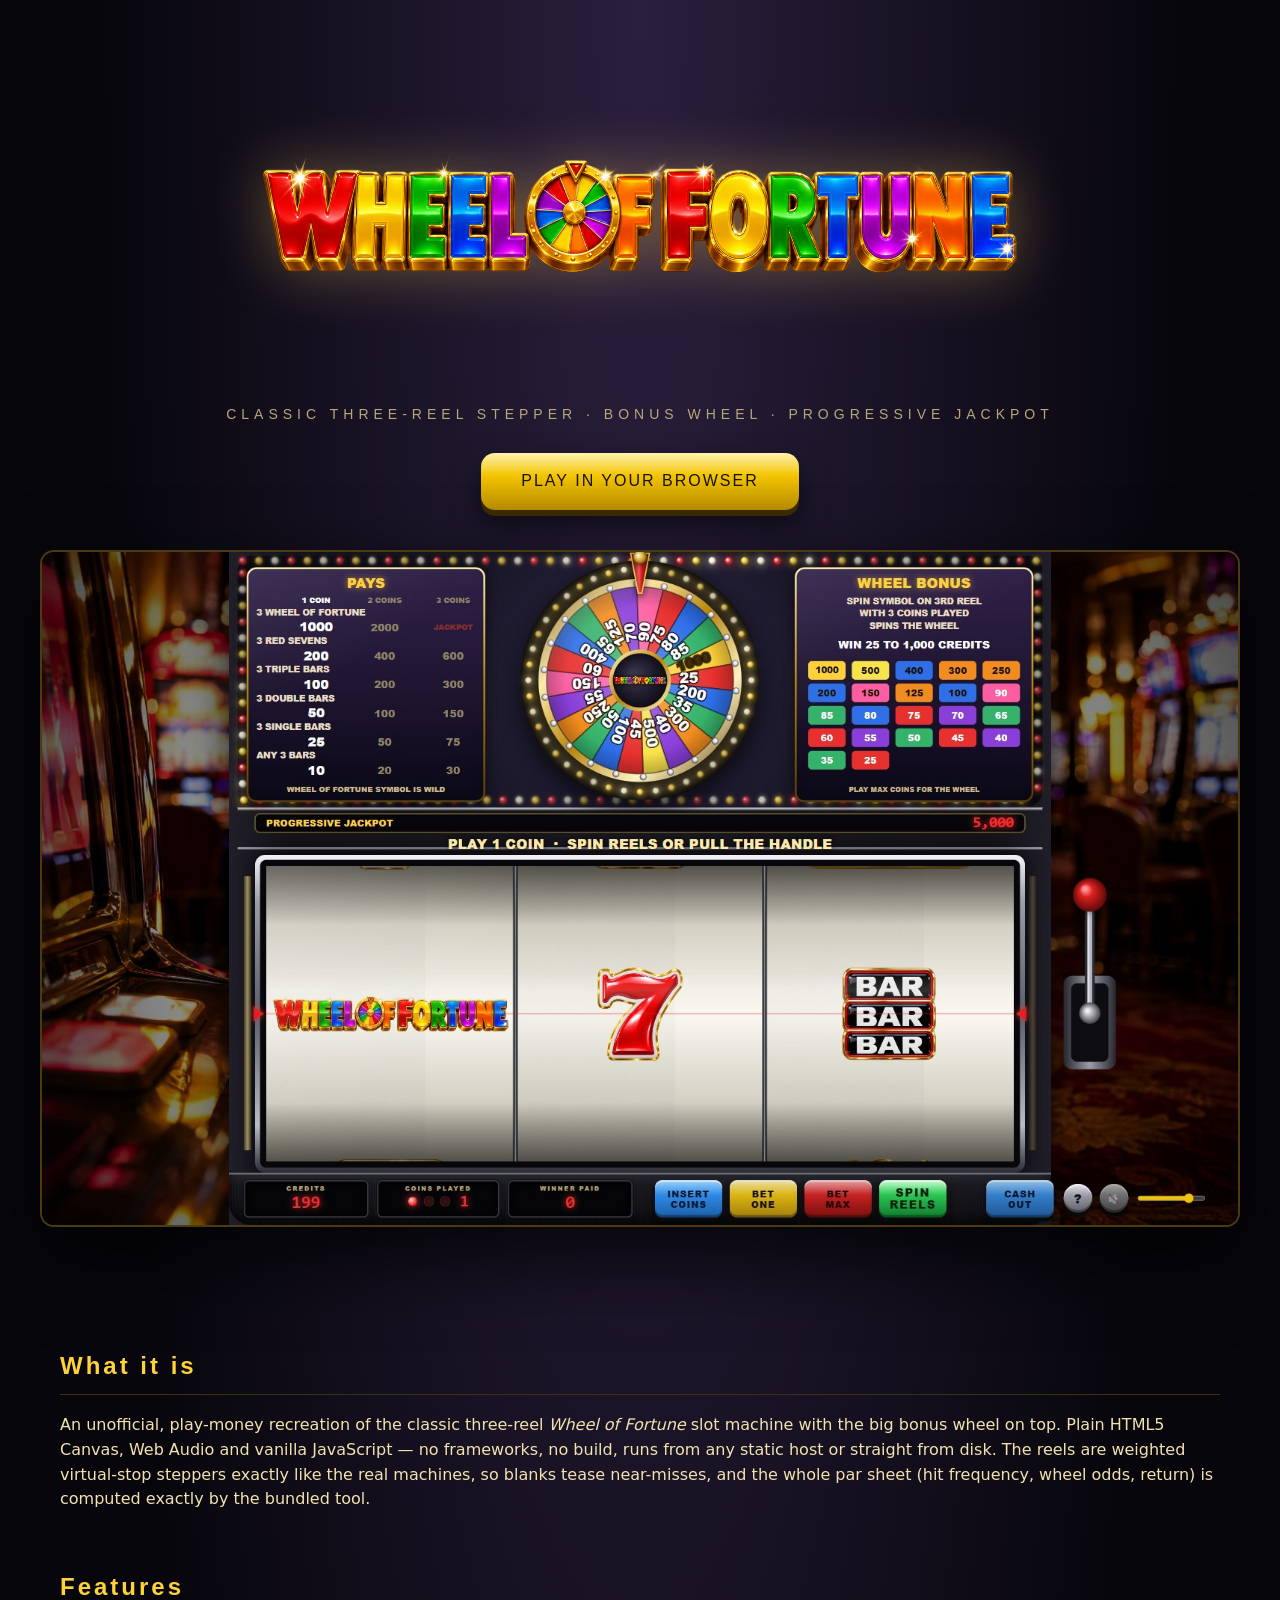
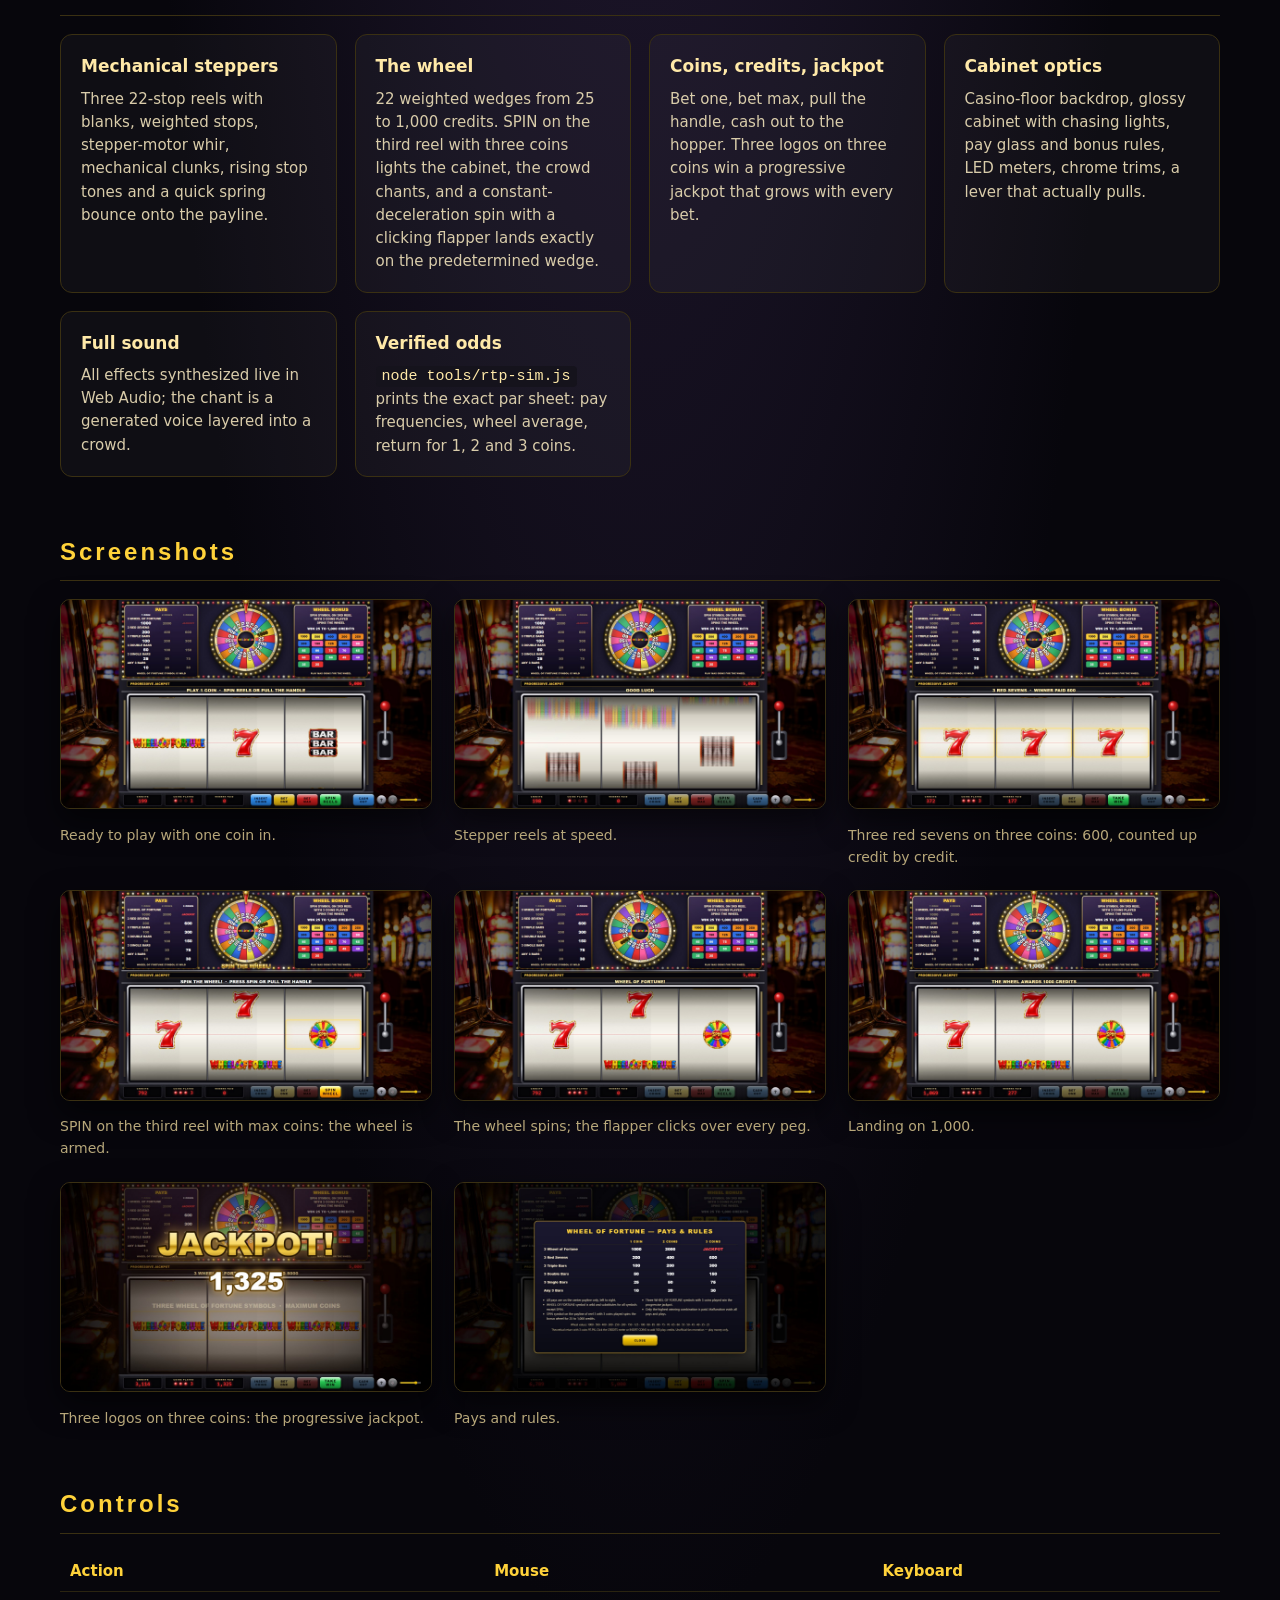
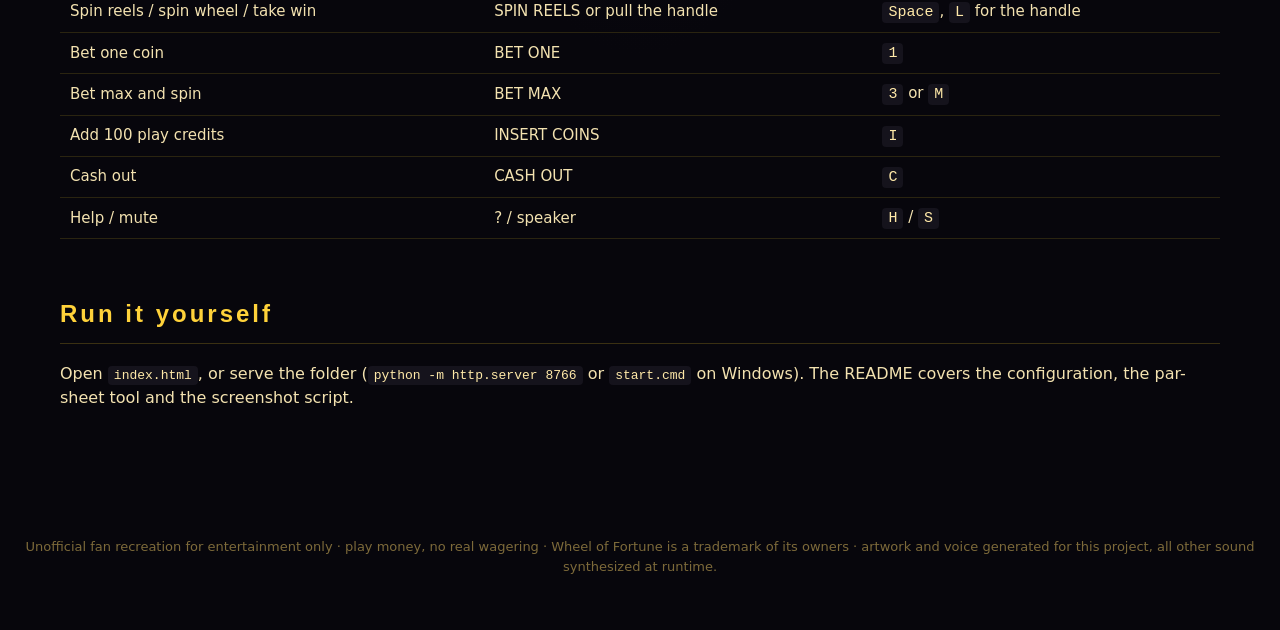
<file: docs/index.html>
<!DOCTYPE html>
<html lang="en">
<head>
<meta charset="utf-8">
<title>Wheel of Fortune &mdash; classic three-reel slot recreation</title>
<meta name="viewport" content="width=device-width, initial-scale=1">
<meta name="description" content="A photoreal recreation of the classic Wheel of Fortune three-reel slot machine with its bonus wheel, in plain HTML5 Canvas and Web Audio.">
<meta property="og:title" content="Wheel of Fortune — three-reel slot recreation">
<meta property="og:image" content="screenshots/hero.jpg">
<style>
  :root { --gold: #ffd23a; --paper: #f3e2b0; --muted: #b7a77a; }
  * { box-sizing: border-box; }
  body { margin: 0; background: radial-gradient(ellipse at 50% 0%, #2a1f3d 0%, #07060c 60%); color: var(--paper); font-family: "Segoe UI", system-ui, sans-serif; line-height: 1.55; }
  a { color: var(--gold); }
  header { text-align: center; padding: 56px 20px 24px; }
  header img.logo { width: min(760px, 92vw); filter: drop-shadow(0 0 30px rgba(255,200,90,.35)); }
  header p.tag { font-family: "Arial Black", Impact, sans-serif; letter-spacing: 5px; color: var(--muted); margin: 14px 0 28px; font-size: 14px; text-transform: uppercase; }
  .cta { display: inline-block; padding: 16px 40px; border-radius: 14px; font-family: "Arial Black", Impact, sans-serif; letter-spacing: 2px; color: #1a1200; text-decoration: none;
    background: linear-gradient(180deg, #fff3b0, #f3c400 40%, #b58900); box-shadow: 0 6px 0 #3a2a00, 0 14px 30px rgba(0,0,0,.6); }
  .hero { display: block; width: min(1200px, 94vw); margin: 40px auto 0; border-radius: 14px; border: 2px solid #4a3b14; box-shadow: 0 30px 80px rgba(0,0,0,.8); }
  main { max-width: 1200px; margin: 0 auto; padding: 40px 20px 80px; }
  h2 { font-family: "Arial Black", Impact, sans-serif; color: var(--gold); letter-spacing: 3px; font-size: 24px; margin: 56px 0 18px; border-bottom: 1px solid #3a3012; padding-bottom: 10px; }
  .grid { display: grid; grid-template-columns: repeat(auto-fit, minmax(260px, 1fr)); gap: 18px; }
  .card { background: rgba(255,255,255,.03); border: 1px solid #3a3012; border-radius: 12px; padding: 18px 20px; }
  .card h3 { margin: 0 0 8px; color: #ffe9a8; font-size: 17px; }
  .card p { margin: 0; color: #d9ccaa; font-size: 15px; }
  .shots { display: grid; grid-template-columns: repeat(auto-fit, minmax(340px, 1fr)); gap: 22px; }
  figure { margin: 0; } figure img { width: 100%; border-radius: 10px; border: 1px solid #3a3012; box-shadow: 0 12px 30px rgba(0,0,0,.6); }
  figcaption { font-size: 14px; color: var(--muted); margin-top: 8px; }
  table { border-collapse: collapse; width: 100%; font-size: 15px; } td, th { border-bottom: 1px solid #2a2410; padding: 8px 10px; text-align: left; } th { color: var(--gold); }
  footer { text-align: center; color: #7d6a3a; font-size: 13px; padding: 30px 20px 60px; }
  code { background: #15131c; padding: 2px 6px; border-radius: 4px; color: #ffe9a8; }
</style>
</head>
<body>
<header>
  <img class="logo" src="../assets/logo.png" alt="WHEEL OF FORTUNE">
  <p class="tag">Classic three-reel stepper &middot; bonus wheel &middot; progressive jackpot</p>
  <a class="cta" href="../index.html">PLAY IN YOUR BROWSER</a>
  <img class="hero" src="screenshots/hero.jpg" alt="The cabinet: bonus wheel, pay glass, three reels and the handle">
</header>
<main>
  <h2>What it is</h2>
  <p>An unofficial, play-money recreation of the classic three-reel <em>Wheel of Fortune</em> slot machine with the big bonus wheel
    on top. Plain HTML5 Canvas, Web Audio and vanilla JavaScript &mdash; no frameworks, no build, runs from any static host or straight
    from disk. The reels are weighted virtual-stop steppers exactly like the real machines, so blanks tease near-misses, and the
    whole par sheet (hit frequency, wheel odds, return) is computed exactly by the bundled tool.</p>
  <h2>Features</h2>
  <div class="grid">
    <div class="card"><h3>Mechanical steppers</h3><p>Three 22-stop reels with blanks, weighted stops, stepper-motor whir, mechanical clunks, rising stop tones and a quick spring bounce onto the payline.</p></div>
    <div class="card"><h3>The wheel</h3><p>22 weighted wedges from 25 to 1,000 credits. SPIN on the third reel with three coins lights the cabinet, the crowd chants, and a constant-deceleration spin with a clicking flapper lands exactly on the predetermined wedge.</p></div>
    <div class="card"><h3>Coins, credits, jackpot</h3><p>Bet one, bet max, pull the handle, cash out to the hopper. Three logos on three coins win a progressive jackpot that grows with every bet.</p></div>
    <div class="card"><h3>Cabinet optics</h3><p>Casino-floor backdrop, glossy cabinet with chasing lights, pay glass and bonus rules, LED meters, chrome trims, a lever that actually pulls.</p></div>
    <div class="card"><h3>Full sound</h3><p>All effects synthesized live in Web Audio; the chant is a generated voice layered into a crowd.</p></div>
    <div class="card"><h3>Verified odds</h3><p><code>node tools/rtp-sim.js</code> prints the exact par sheet: pay frequencies, wheel average, return for 1, 2 and 3 coins.</p></div>
  </div>
  <h2>Screenshots</h2>
  <div class="shots">
    <figure><img src="screenshots/base.jpg" alt="Base game"><figcaption>Ready to play with one coin in.</figcaption></figure>
    <figure><img src="screenshots/spin.jpg" alt="Reels spinning"><figcaption>Stepper reels at speed.</figcaption></figure>
    <figure><img src="screenshots/win.jpg" alt="Three sevens"><figcaption>Three red sevens on three coins: 600, counted up credit by credit.</figcaption></figure>
    <figure><img src="screenshots/bonus.jpg" alt="Spin symbol landed"><figcaption>SPIN on the third reel with max coins: the wheel is armed.</figcaption></figure>
    <figure><img src="screenshots/wheel.jpg" alt="Wheel spinning"><figcaption>The wheel spins; the flapper clicks over every peg.</figcaption></figure>
    <figure><img src="screenshots/wheelwin.jpg" alt="Wheel award"><figcaption>Landing on 1,000.</figcaption></figure>
    <figure><img src="screenshots/jackpot.jpg" alt="Jackpot"><figcaption>Three logos on three coins: the progressive jackpot.</figcaption></figure>
    <figure><img src="screenshots/help.jpg" alt="Help"><figcaption>Pays and rules.</figcaption></figure>
  </div>
  <h2>Controls</h2>
  <table>
    <tr><th>Action</th><th>Mouse</th><th>Keyboard</th></tr>
    <tr><td>Spin reels / spin wheel / take win</td><td>SPIN REELS or pull the handle</td><td><code>Space</code>, <code>L</code> for the handle</td></tr>
    <tr><td>Bet one coin</td><td>BET ONE</td><td><code>1</code></td></tr>
    <tr><td>Bet max and spin</td><td>BET MAX</td><td><code>3</code> or <code>M</code></td></tr>
    <tr><td>Add 100 play credits</td><td>INSERT COINS</td><td><code>I</code></td></tr>
    <tr><td>Cash out</td><td>CASH OUT</td><td><code>C</code></td></tr>
    <tr><td>Help / mute</td><td>? / speaker</td><td><code>H</code> / <code>S</code></td></tr>
  </table>
  <h2>Run it yourself</h2>
  <p>Open <code>index.html</code>, or serve the folder (<code>python -m http.server 8766</code> or <code>start.cmd</code> on Windows). The README covers the configuration, the par-sheet tool and the screenshot script.</p>
</main>
<footer>Unofficial fan recreation for entertainment only &middot; play money, no real wagering &middot; Wheel of Fortune is a trademark of its owners &middot; artwork and voice generated for this project, all other sound synthesized at runtime.</footer>
</body>
</html>
</file>
